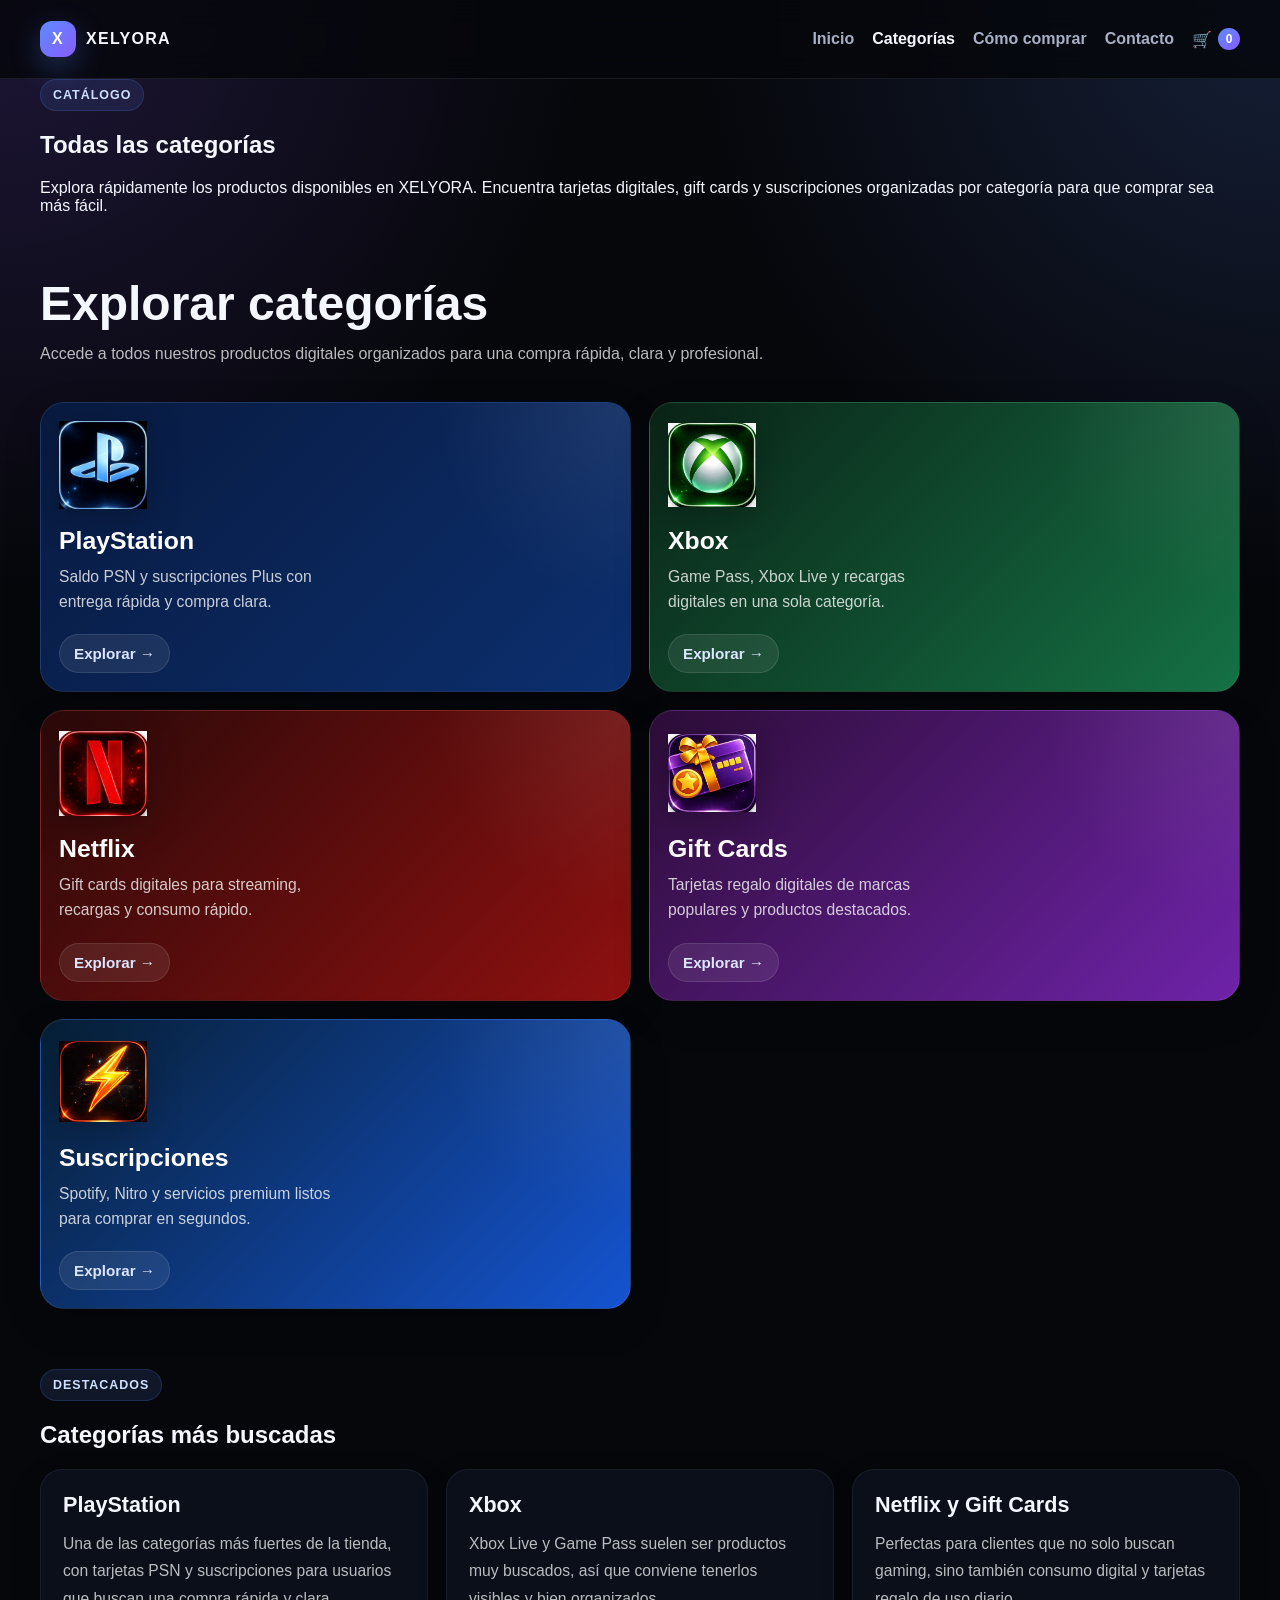
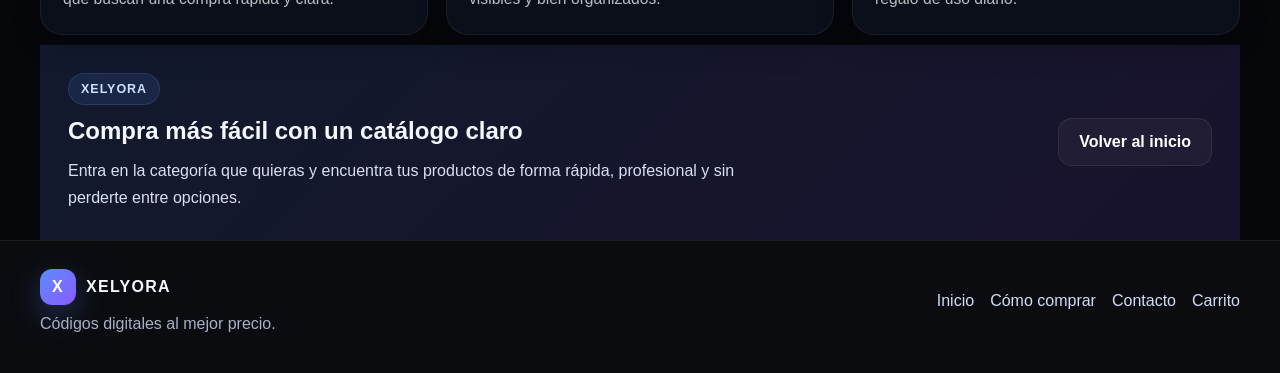
<file: categorias.html>
<!DOCTYPE html>
<html lang="es">
<head>
  <meta charset="UTF-8" />
  <meta name="viewport" content="width=device-width, initial-scale=1.0" />
  <title>Categorías | XELYORA</title>
  <meta
    name="description"
    content="Explora todas las categorías de XELYORA: PlayStation, Xbox, Netflix, Gift Cards y Suscripciones."
  />
  <link rel="stylesheet" href="css/style.css" />
</head>
<body>
  <header class="site-header">
    <div class="container header-wrap">
      <a href="index.html" class="brand">
        <span class="brand-mark">X</span>
        <span class="brand-text">XELYORA</span>
      </a>

      <button class="menu-toggle" id="menuToggle" aria-label="Abrir menú" aria-expanded="false">
        <span></span>
        <span></span>
        <span></span>
      </button>

      <nav class="main-nav" id="mainNav">
        <a href="index.html">Inicio</a>
        <a href="categorias.html" class="active">Categorías</a>
        <a href="como-comprar.html">Cómo comprar</a>
        <a href="contacto.html">Contacto</a>
        <a href="carrito.html" class="cart-link">
          <span>🛒</span>
          <span id="cartCount" class="cart-count">0</span>
        </a>
      </nav>
    </div>
  </header>

  <main>
    <section class="page-hero">
      <div class="container">
        <span class="section-tag">CATÁLOGO</span>
        <h1>Todas las categorías</h1>
        <p>
          Explora rápidamente los productos disponibles en XELYORA. 
          Encuentra tarjetas digitales, gift cards y suscripciones organizadas
          por categoría para que comprar sea más fácil.
        </p>
      </div>
    </section>

    <section class="categories-section">
  <div class="container">

    <h1 class="categories-title">Explorar categorías</h1>
    <p class="categories-subtitle">
      Accede a todos nuestros productos digitales organizados para una compra rápida, clara y profesional.
    </p>

    <div class="categories-grid">

      <a href="categorias/playstation.html" class="category-card ps">
        <div class="category-content">
          <img src="/assets/icons/playstation.png?v=1" alt="PlayStation">
          <h3>PlayStation</h3>
          <p>Saldo PSN y suscripciones Plus con entrega rápida y compra clara.</p>
          <span>Explorar →</span>
        </div>
      </a>

      <a href="categorias/xbox.html" class="category-card xbox">
        <div class="category-content">
          <img src="/assets/icons/xbox.png?v=1" alt="Xbox">
          <h3>Xbox</h3>
          <p>Game Pass, Xbox Live y recargas digitales en una sola categoría.</p>
          <span>Explorar →</span>
        </div>
      </a>

      <a href="categorias/netflix.html" class="category-card netflix">
        <div class="category-content">
          <img src="/assets/icons/netflix.png?v=1" alt="Netflix">
          <h3>Netflix</h3>
          <p>Gift cards digitales para streaming, recargas y consumo rápido.</p>
          <span>Explorar →</span>
        </div>
      </a>

      <a href="categorias/giftcards.html" class="category-card gift">
        <div class="category-content">
          <img src="/assets/icons/gift.png?v=1" alt="Gift Cards">
          <h3>Gift Cards</h3>
          <p>Tarjetas regalo digitales de marcas populares y productos destacados.</p>
          <span>Explorar →</span>
        </div>
      </a>

      <a href="categorias/suscripciones.html" class="category-card subs">
        <div class="category-content">
          <img src="/assets/icons/subs.png?v=1" alt="Suscripciones">
          <h3>Suscripciones</h3>
          <p>Spotify, Nitro y servicios premium listos para comprar en segundos.</p>
          <span>Explorar →</span>
        </div>
      </a>

    </div>

  </div>
</section>

    <section class="section section-dark">
      <div class="container">
        <div class="section-head">
          <div>
            <span class="section-tag">DESTACADOS</span>
            <h2>Categorías más buscadas</h2>
          </div>
        </div>

        <div class="info-grid">
          <div class="info-card">
            <h3>PlayStation</h3>
            <p>
              Una de las categorías más fuertes de la tienda, con tarjetas PSN y
              suscripciones para usuarios que buscan una compra rápida y clara.
            </p>
          </div>

          <div class="info-card">
            <h3>Xbox</h3>
            <p>
              Xbox Live y Game Pass suelen ser productos muy buscados, así que conviene
              tenerlos visibles y bien organizados.
            </p>
          </div>

          <div class="info-card">
            <h3>Netflix y Gift Cards</h3>
            <p>
              Perfectas para clientes que no solo buscan gaming, sino también consumo
              digital y tarjetas regalo de uso diario.
            </p>
          </div>
        </div>
      </div>
    </section>

    <section class="section cta-section">
      <div class="container cta-box">
        <div>
          <span class="section-tag">XELYORA</span>
          <h2>Compra más fácil con un catálogo claro</h2>
          <p>
            Entra en la categoría que quieras y encuentra tus productos de forma rápida,
            profesional y sin perderte entre opciones.
          </p>
        </div>
        <a href="index.html" class="btn btn-secondary">Volver al inicio</a>
      </div>
    </section>
  </main>

  <footer class="site-footer">
    <div class="container footer-wrap">
      <div>
        <div class="brand footer-brand">
          <span class="brand-mark">X</span>
          <span class="brand-text">XELYORA</span>
        </div>
        <p class="footer-text">
          Códigos digitales al mejor precio.
        </p>
      </div>

      <div class="footer-links">
        <a href="index.html">Inicio</a>
        <a href="como-comprar.html">Cómo comprar</a>
        <a href="contacto.html">Contacto</a>
        <a href="carrito.html">Carrito</a>
      </div>
    </div>
  </footer>

  <script src="js/app.js"></script>
</body>
</html>
</file>
<file: css/style.css>
:root {
  --bg: #06070b;
  --bg-soft: #0c1018;
  --card: rgba(15, 19, 30, 0.9);
  --card-2: rgba(18, 23, 36, 0.9);
  --line: rgba(255, 255, 255, 0.08);
  --text: #f5f7ff;
  --muted: #a7b0c5;
  --primary: #5b8cff;
  --primary-2: #8a5bff;
  --success: #59d98e;
  --danger: #ff6b81;
  --shadow: 0 20px 50px rgba(0, 0, 0, 0.35);
  --radius: 18px;
  --radius-sm: 12px;
  --max: 1200px;
}

* {
  box-sizing: border-box;
}

html {
  scroll-behavior: smooth;
}

body {
  margin: 0;
  font-family: Arial, Helvetica, sans-serif;
  background:
    radial-gradient(circle at top right, rgba(91, 140, 255, 0.18), transparent 25%),
    radial-gradient(circle at top left, rgba(138, 91, 255, 0.18), transparent 25%),
    var(--bg);
  color: var(--text);
}

a {
  color: inherit;
  text-decoration: none;
}

button {
  font: inherit;
}

.container {
  width: min(var(--max), calc(100% - 32px));
  margin: 0 auto;
}

.site-header {
  position: sticky;
  top: 0;
  z-index: 1000;
  backdrop-filter: blur(14px);
  background: rgba(6, 7, 11, 0.82);
  border-bottom: 1px solid var(--line);
}

.header-wrap {
  display: flex;
  align-items: center;
  justify-content: space-between;
  min-height: 78px;
  gap: 16px;
}

.brand {
  display: inline-flex;
  align-items: center;
  gap: 10px;
  font-weight: 800;
  letter-spacing: 0.08em;
}

.brand-mark {
  width: 36px;
  height: 36px;
  display: grid;
  place-items: center;
  border-radius: 12px;
  background: linear-gradient(135deg, var(--primary), var(--primary-2));
  box-shadow: 0 10px 30px rgba(91, 140, 255, 0.3);
  color: white;
}

.brand-text {
  font-size: 1rem;
}

.main-nav {
  display: flex;
  align-items: center;
  gap: 18px;
}

.main-nav a {
  color: var(--muted);
  font-weight: 600;
  transition: 0.2s ease;
}

.main-nav a:hover,
.main-nav a.active {
  color: var(--text);
}

.cart-link {
  position: relative;
  display: inline-flex;
  align-items: center;
  gap: 6px;
}

.cart-count {
  min-width: 22px;
  height: 22px;
  padding: 0 6px;
  border-radius: 999px;
  display: grid;
  place-items: center;
  background: linear-gradient(135deg, var(--primary), var(--primary-2));
  color: white;
  font-size: 0.75rem;
  font-weight: 700;
}

.menu-toggle {
  display: none;
  width: 48px;
  height: 48px;
  border: 1px solid var(--line);
  background: rgba(255,255,255,0.03);
  border-radius: 14px;
  cursor: pointer;
  padding: 10px;
}

.menu-toggle span {
  display: block;
  width: 100%;
  height: 2px;
  background: white;
  margin: 6px 0;
  border-radius: 999px;
}

.hero {
  position: relative;
  overflow: hidden;
  padding: 72px 0 48px;
}

.hero-overlay {
  position: absolute;
  inset: 0;
  background:
    linear-gradient(135deg, rgba(91, 140, 255, 0.14), transparent 30%),
    linear-gradient(225deg, rgba(138, 91, 255, 0.14), transparent 30%);
  pointer-events: none;
}

.hero-grid {
  position: relative;
  z-index: 1;
  display: grid;
  grid-template-columns: 1.25fr 0.9fr;
  gap: 28px;
  align-items: center;
}

.eyebrow,
.section-tag {
  display: inline-block;
  padding: 8px 12px;
  border-radius: 999px;
  background: rgba(91, 140, 255, 0.12);
  color: #cfe0ff;
  border: 1px solid rgba(91, 140, 255, 0.18);
  font-size: 0.78rem;
  font-weight: 700;
  letter-spacing: 0.08em;
  text-transform: uppercase;
}

.hero h1 {
  margin: 18px 0 14px;
  font-size: clamp(2.2rem, 4vw, 4.2rem);
  line-height: 1.05;
}

.hero p {
  margin: 0;
  max-width: 680px;
  color: var(--muted);
  font-size: 1.04rem;
  line-height: 1.7;
}

.hero-actions {
  display: flex;
  gap: 14px;
  flex-wrap: wrap;
  margin: 28px 0;
}

.btn {
  border: 0;
  border-radius: 14px;
  padding: 14px 20px;
  display: inline-flex;
  align-items: center;
  justify-content: center;
  cursor: pointer;
  font-weight: 700;
  transition: transform 0.18s ease, opacity 0.18s ease, box-shadow 0.18s ease;
}

.btn:hover {
  transform: translateY(-1px);
}

.btn-primary {
  background: linear-gradient(135deg, var(--primary), var(--primary-2));
  color: white;
  box-shadow: 0 14px 30px rgba(91, 140, 255, 0.25);
}

.btn-secondary {
  background: rgba(255,255,255,0.04);
  border: 1px solid var(--line);
  color: white;
}

.hero-points {
  display: grid;
  grid-template-columns: repeat(3, 1fr);
  gap: 14px;
}

.point-card {
  padding: 16px;
  border-radius: var(--radius);
  background: rgba(255,255,255,0.03);
  border: 1px solid var(--line);
}

.point-card strong {
  display: block;
  margin-bottom: 8px;
}

.point-card span {
  color: var(--muted);
  font-size: 0.95rem;
}

.hero-panel .panel-card {
  padding: 24px;
  border-radius: 24px;
  background: linear-gradient(180deg, rgba(16, 21, 33, 0.96), rgba(11, 14, 24, 0.96));
  border: 1px solid rgba(255,255,255,0.08);
  box-shadow: var(--shadow);
}

.panel-top {
  display: flex;
  align-items: center;
  justify-content: space-between;
  margin-bottom: 14px;
}

.panel-badge,
.panel-status {
  display: inline-flex;
  align-items: center;
  border-radius: 999px;
  padding: 8px 12px;
  font-size: 0.78rem;
  font-weight: 700;
}

.panel-badge {
  background: rgba(91, 140, 255, 0.12);
  color: #dbe7ff;
}

.panel-status {
  background: rgba(89, 217, 142, 0.12);
  color: #beffd4;
}

.hero-panel h3 {
  margin: 0 0 8px;
  font-size: 1.6rem;
}

.panel-balance,
.panel-note {
  color: var(--muted);
}

.wallet-box,
.cashback-box {
  margin-top: 16px;
  padding: 16px;
  border-radius: 16px;
  background: rgba(255,255,255,0.03);
  border: 1px solid var(--line);
  display: flex;
  justify-content: space-between;
  align-items: center;
  gap: 12px;
}

.wallet-box small,
.cashback-box small {
  display: block;
  color: var(--muted);
  margin-bottom: 4px;
}

.wallet-box strong,
.cashback-box strong {
  font-size: 0.98rem;
}

.trust-bar {
  border-top: 1px solid var(--line);
  border-bottom: 1px solid var(--line);
  background: rgba(255,255,255,0.02);
}

.trust-grid {
  min-height: 72px;
  display: grid;
  grid-template-columns: repeat(4, 1fr);
  gap: 10px;
  align-items: center;
  text-align: center;
  color: #d7def1;
  font-weight: 700;
}

.categories-section {
  padding: 48px 20px 60px;
}

.categories-title {
  font-size: clamp(2rem, 5vw, 3rem);
  line-height: 1.05;
  margin: 0 0 12px;
  text-align: left;
}

.categories-subtitle {
  color: rgba(255,255,255,0.72);
  margin: 0 0 34px;
  max-width: 760px;
  font-size: 1rem;
  line-height: 1.65;
  text-align: left;
}

.categories-grid {
  display: grid;
  grid-template-columns: repeat(2, 1fr);
  gap: 18px;
}

.category-card {
  position: relative;
  display: block;
  border-radius: 24px;
  padding: 18px;
  text-decoration: none;
  color: white;
  overflow: hidden;
  border: 1px solid rgba(255,255,255,0.08);
  box-shadow: 0 14px 35px rgba(0,0,0,0.22);
  transition: transform 0.2s ease, border-color 0.2s ease, box-shadow 0.2s ease;
  min-height: 260px;
}

.category-card:hover {
  transform: translateY(-3px);
  border-color: rgba(255,255,255,0.16);
  box-shadow: 0 18px 40px rgba(0,0,0,0.28);
}

.category-card::before {
  content: "";
  position: absolute;
  inset: 0;
  background: radial-gradient(circle at top right, rgba(255,255,255,0.08), transparent 30%);
  pointer-events: none;
}

.category-content {
  position: relative;
  z-index: 1;
  height: 100%;
  display: flex;
  flex-direction: column;
}

.category-content img {
  width: 88px;
  height: 88px;
  object-fit: contain;
  display: block;
  margin-bottom: 18px;
  filter: drop-shadow(0 8px 16px rgba(0,0,0,0.25));
}

.category-content h3 {
  font-size: 1.55rem;
  line-height: 1.1;
  margin: 0 0 10px;
  font-weight: 800;
}

.category-content p {
  font-size: 0.98rem;
  line-height: 1.6;
  color: rgba(255,255,255,0.78);
  margin: 0 0 20px;
  max-width: 32ch;
}

.category-content span {
  margin-top: auto;
  display: inline-flex;
  align-items: center;
  gap: 8px;
  width: fit-content;
  padding: 10px 14px;
  border-radius: 999px;
  font-weight: 700;
  font-size: 0.95rem;
  color: #dce6ff;
  background: rgba(255,255,255,0.08);
  border: 1px solid rgba(255,255,255,0.10);
}

/* COLORES POR CATEGORÍA */
.ps {
  background: linear-gradient(135deg, #081a3f, #0c2f6f);
}

.xbox {
  background: linear-gradient(135deg, #0a2417, #157145);
}

.netflix {
  background: linear-gradient(135deg, #2a0909, #8f1010);
}

.gift {
  background: linear-gradient(135deg, #2d0d38, #6f23a9);
}

.subs {
  background: linear-gradient(135deg, #071f35, #1554d1);
}

/* BLOQUE DESTACADOS */
.section-dark .info-grid {
  display: grid;
  grid-template-columns: repeat(3, 1fr);
  gap: 18px;
}

.info-card {
  padding: 22px;
  border-radius: 22px;
  background: rgba(11, 16, 28, 0.95);
  border: 1px solid rgba(255,255,255,0.06);
  box-shadow: 0 12px 30px rgba(0,0,0,0.18);
}

.info-card h3 {
  margin: 0 0 12px;
  font-size: 1.35rem;
}

.info-card p {
  margin: 0;
  color: rgba(255,255,255,0.72);
  line-height: 1.75;
  font-size: 0.98rem;
}

/* TABLET */
@media (max-width: 900px) {
  .categories-grid {
    grid-template-columns: 1fr 1fr;
  }

  .section-dark .info-grid {
    grid-template-columns: 1fr;
  }

  .category-card:hover img {
  transform: scale(1.08);
  transition: 0.2s;
}

  .category-content img {
  width: 70px;
  height: 70px;
  object-fit: contain;
  display: block;
  margin-bottom: 16px;

  /* 🔥 IMPORTANTE */
  background: transparent;
  border-radius: 0;
  padding: 0;

  /* ✨ efecto pro */
  filter: drop-shadow(0 6px 12px rgba(0,0,0,0.35));
}

  .category-content h3 {
    font-size: 1.4rem;
  }
}

/* MÓVIL */
@media (max-width: 640px) {
  .categories-section {
    padding: 34px 16px 44px;
  }

  .categories-title {
    font-size: 2.2rem;
    margin-bottom: 10px;
  }

  .categories-subtitle {
    font-size: 0.98rem;
    margin-bottom: 24px;
  }

  .categories-grid {
    grid-template-columns: 1fr;
    gap: 14px;
  }

  .category-card {
    min-height: auto;
    padding: 16px;
    border-radius: 20px;
  }

  .category-content img {
    width: 64px;
    height: 64px;
    margin-bottom: 14px;
  }

  .category-content h3 {
    font-size: 1.25rem;
    margin-bottom: 8px;
  }

  .category-content p {
    font-size: 0.95rem;
    line-height: 1.5;
    margin-bottom: 14px;
    max-width: none;
  }

  .category-content span {
    font-size: 0.9rem;
    padding: 9px 13px;
  }

  .info-card {
    padding: 18px;
    border-radius: 18px;
  }

  .info-card h3 {
    font-size: 1.2rem;
  }

  .info-card p {
    font-size: 0.95rem;
    line-height: 1.65;
  }
}

.cta-section {
  padding-top: 10px;
}

.cta-box {
  padding: 28px;
  display: flex;
  justify-content: space-between;
  gap: 18px;
  align-items: center;
  background: linear-gradient(135deg, rgba(91, 140, 255, 0.14), rgba(138, 91, 255, 0.14));
}

.cta-box h2 {
  margin: 12px 0;
}

.cta-box p {
  margin: 0;
  color: #d8e0f5;
  max-width: 720px;
  line-height: 1.7;
}

.site-footer {
  border-top: 1px solid var(--line);
  padding: 28px 0 40px;
  background: rgba(255,255,255,0.02);
}

.footer-wrap {
  display: flex;
  justify-content: space-between;
  gap: 20px;
  align-items: center;
}

.footer-brand {
  margin-bottom: 10px;
}

.footer-text {
  margin: 0;
  color: var(--muted);
}

.footer-links {
  display: flex;
  gap: 16px;
  flex-wrap: wrap;
}

.footer-links a {
  color: #d4ddf7;
}

@media (max-width: 980px) {
  .hero-grid,
  .product-grid,
  .info-grid,
  .category-grid {
    grid-template-columns: 1fr 1fr;
  }

  .hero-points,
  .trust-grid {
    grid-template-columns: 1fr 1fr;
  }

  .cta-box,
  .footer-wrap {
    flex-direction: column;
    align-items: flex-start;
  }
}

@media (max-width: 768px) {
  .menu-toggle {
    display: inline-block;
  }

  .main-nav {
    position: absolute;
    top: 79px;
    left: 16px;
    right: 16px;
    display: none;
    flex-direction: column;
    align-items: stretch;
    gap: 0;
    background: rgba(8, 10, 15, 0.98);
    border: 1px solid var(--line);
    border-radius: 18px;
    overflow: hidden;
    box-shadow: var(--shadow);
  }

  .main-nav.open {
    display: flex;
  }

  .main-nav a {
    padding: 16px 18px;
    border-bottom: 1px solid var(--line);
  }

  .main-nav a:last-child {
    border-bottom: 0;
  }

  .hero-grid,
  .product-grid,
  .info-grid,
  .category-grid,
  .hero-points,
  .trust-grid {
    grid-template-columns: 1fr;
  }

  .section {
    padding: 56px 0;
  }

  .hero {
    padding-top: 52px;
  }

  .section-head {
    flex-direction: column;
    align-items: flex-start;
  }

  .product-actions {
    flex-direction: column;
  }

  .btn {
    width: 100%;
  }
}

.page-hero-category {
  padding: 76px 0 30px;
}

.theme-playstation {
  background:
    radial-gradient(circle at top right, rgba(0, 153, 255, 0.22), transparent 26%),
    radial-gradient(circle at top left, rgba(64, 92, 255, 0.16), transparent 24%),
    #050912;
}

.xelyora-card {
  position: relative;
  display: grid;
  grid-template-columns: 220px 1fr;
  gap: 18px;
  align-items: stretch;
  padding: 18px;
  border-radius: 24px;
  background:
    linear-gradient(135deg, rgba(91, 140, 255, 0.08), rgba(138, 91, 255, 0.08)),
    rgba(8, 12, 22, 0.96);
  border: 1px solid rgba(255, 255, 255, 0.08);
  box-shadow: 0 16px 40px rgba(0, 0, 0, 0.28);
  overflow: hidden;
}

.xelyora-card::before {
  content: "";
  position: absolute;
  inset: 0;
  pointer-events: none;
  background:
    radial-gradient(circle at top right, rgba(138, 91, 255, 0.12), transparent 26%),
    radial-gradient(circle at bottom left, rgba(91, 140, 255, 0.10), transparent 24%);
}

.card-media {
  position: relative;
  z-index: 1;
  min-height: 220px;
  border-radius: 18px;
  overflow: hidden;
  background: linear-gradient(180deg, #0f1830, #0a1020);
  border: 1px solid rgba(255,255,255,0.06);
  display: flex;
  align-items: center;
  justify-content: center;
}

.card-media img {
  width: 100%;
  height: 100%;
  object-fit: cover;
  display: block;
}

/* CONTENIDO */
.card-content {
  position: relative;
  z-index: 1;
  display: flex;
  flex-direction: column;
  justify-content: center;
  min-width: 0;
}

.product-region {
  display: inline-flex;
  width: fit-content;
  margin-bottom: 10px;
  padding: 8px 14px;
  border-radius: 999px;
  background: rgba(89, 217, 142, 0.12);
  border: 1px solid rgba(89, 217, 142, 0.18);
  color: #97efba;
  font-size: 0.82rem;
  font-weight: 800;
  letter-spacing: 0.05em;
}

.product-title {
  margin: 0 0 14px;
  font-size: 1.6rem;
  line-height: 1.18;
  color: #ffffff;
  max-width: 100%;
  word-break: break-word;
}

.price-row {
  display: flex;
  align-items: center;
  gap: 10px;
  flex-wrap: wrap;
  margin-bottom: 6px;
}

.old-price {
  color: rgba(255,255,255,0.45);
  text-decoration: line-through;
  font-size: 1.05rem;
  font-weight: 700;
}

.discount-tag {
  color: #8ef0b4;
  font-size: 0.98rem;
  font-weight: 800;
}

.current-price {
  font-size: 2.7rem;
  font-weight: 900;
  line-height: 1;
  color: #ffffff;
  margin-bottom: 12px;
}

.cashback-tag {
  display: inline-flex;
  width: fit-content;
  margin-bottom: 18px;
  padding: 10px 14px;
  border-radius: 999px;
  background: rgba(91, 140, 255, 0.12);
  border: 1px solid rgba(91, 140, 255, 0.18);
  color: #d9e6ff;
  font-size: 0.95rem;
  font-weight: 800;
}

.card-actions {
  display: flex;
  gap: 10px;
  flex-wrap: wrap;
  margin-top: auto;
}

.cart-btn,
.details-btn {
  border: 0;
  border-radius: 14px;
  padding: 12px 18px;
  font-weight: 800;
  cursor: pointer;
  transition: transform 0.18s ease, opacity 0.18s ease;
}

.cart-btn:hover,
.details-btn:hover,
.fav-btn:hover {
  transform: translateY(-1px);
}

.cart-btn {
  background: linear-gradient(135deg, #5b8cff, #7b66ff);
  color: #fff;
  box-shadow: 0 12px 30px rgba(91, 140, 255, 0.22);
}

.details-btn {
  background: rgba(255,255,255,0.05);
  color: white;
  border: 1px solid rgba(255,255,255,0.08);
}

.fav-btn {
  position: absolute;
  top: 16px;
  right: 16px;
  z-index: 2;
  width: 46px;
  height: 46px;
  border: 1px solid rgba(255,255,255,0.08);
  background: rgba(255,255,255,0.05);
  border-radius: 14px;
  color: white;
  font-size: 1.3rem;
  cursor: pointer;
}

/* GRID DE PRODUCTOS */
.product-grid {
  display: grid;
  grid-template-columns: 1fr;
  gap: 18px;
}

/* TABLET */
@media (max-width: 980px) {
  .xelyora-card {
    grid-template-columns: 180px 1fr;
    gap: 16px;
  }

  .card-media {
    min-height: 180px;
  }

  .product-title {
    font-size: 1.35rem;
  }

  .current-price {
    font-size: 2.2rem;
  }
}

/* MÓVIL */
@media (max-width: 700px) {
  .xelyora-card {
    grid-template-columns: 1fr;
    gap: 14px;
    padding: 14px;
    border-radius: 20px;
  }

  .card-media {
    min-height: 180px;
    max-height: 220px;
  }

  .product-region {
    margin-bottom: 8px;
    font-size: 0.76rem;
    padding: 7px 12px;
  }

  .product-title {
    font-size: 1.2rem;
    line-height: 1.2;
    margin-bottom: 10px;
  }

  .old-price {
    font-size: 0.95rem;
  }

  .current-price {
    font-size: 2rem;
    margin-bottom: 10px;
  }

  .cashback-tag {
    font-size: 0.88rem;
    padding: 8px 12px;
    margin-bottom: 14px;
  }

  .card-actions {
    flex-direction: column;
  }

  .cart-btn,
  .details-btn {
    width: 100%;
    text-align: center;
    justify-content: center;
  }

  .fav-btn {
    top: 12px;
    right: 12px;
    width: 42px;
    height: 42px;
    font-size: 1.15rem;
  }
}
.launch-bar {
  position: sticky;
  top: 0;
  z-index: 9999;
  background: linear-gradient(90deg, #0a0f1f, #141c3a);
  border-bottom: 1px solid rgba(255,255,255,0.08);
  backdrop-filter: blur(10px);
}

.launch-inner {
  display: flex;
  justify-content: space-between;
  align-items: center;
  padding: 10px 16px;
  max-width: 1200px;
  margin: auto;
}

.launch-left {
  font-weight: 600;
  color: #fff;
  font-size: 14px;
}

.countdown {
  display: flex;
  gap: 10px;
}

.time-box {
  background: rgba(255,255,255,0.05);
  border: 1px solid rgba(255,255,255,0.1);
  padding: 6px 10px;
  border-radius: 10px;
  text-align: center;
  min-width: 50px;
  backdrop-filter: blur(6px);
}

.time-box strong {
  display: block;
  font-size: 16px;
  color: #ffffff;
}

.time-box span {
  font-size: 10px;
  color: #9aa4c7;
}
</file>
